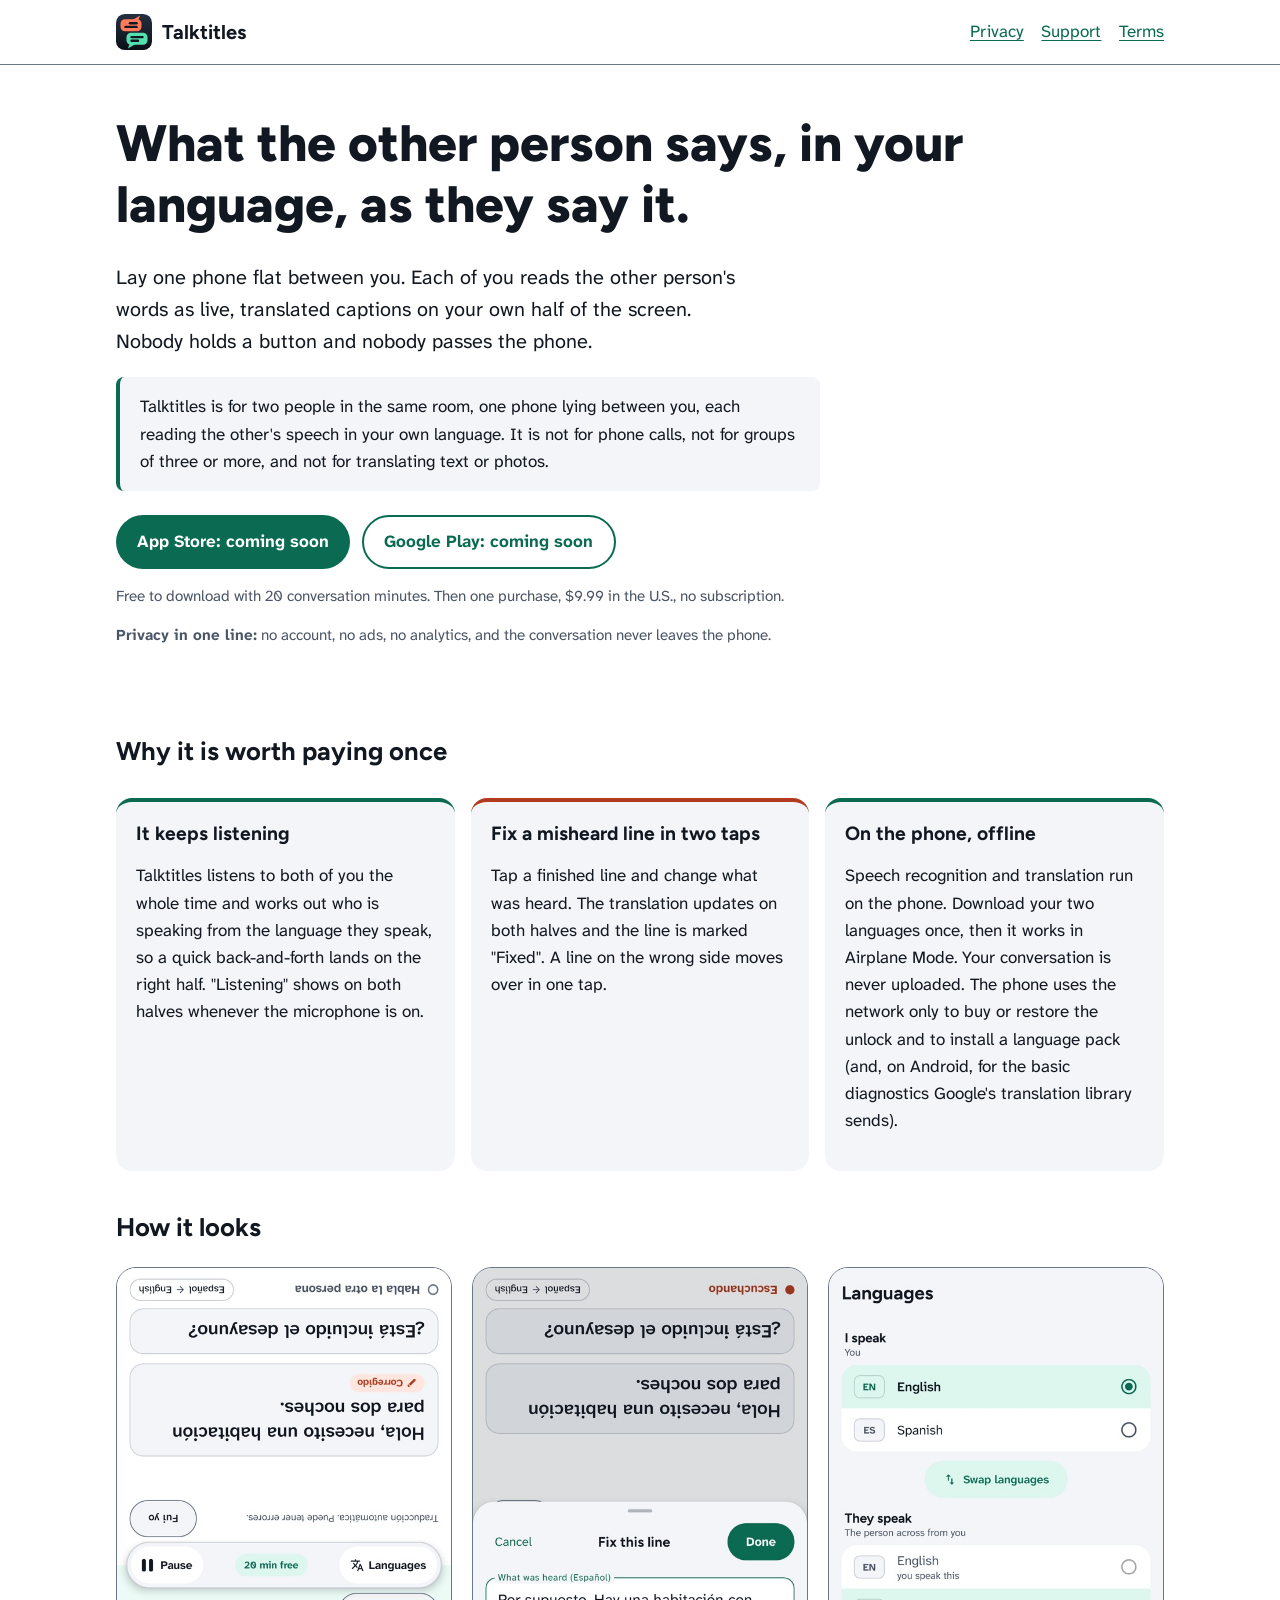
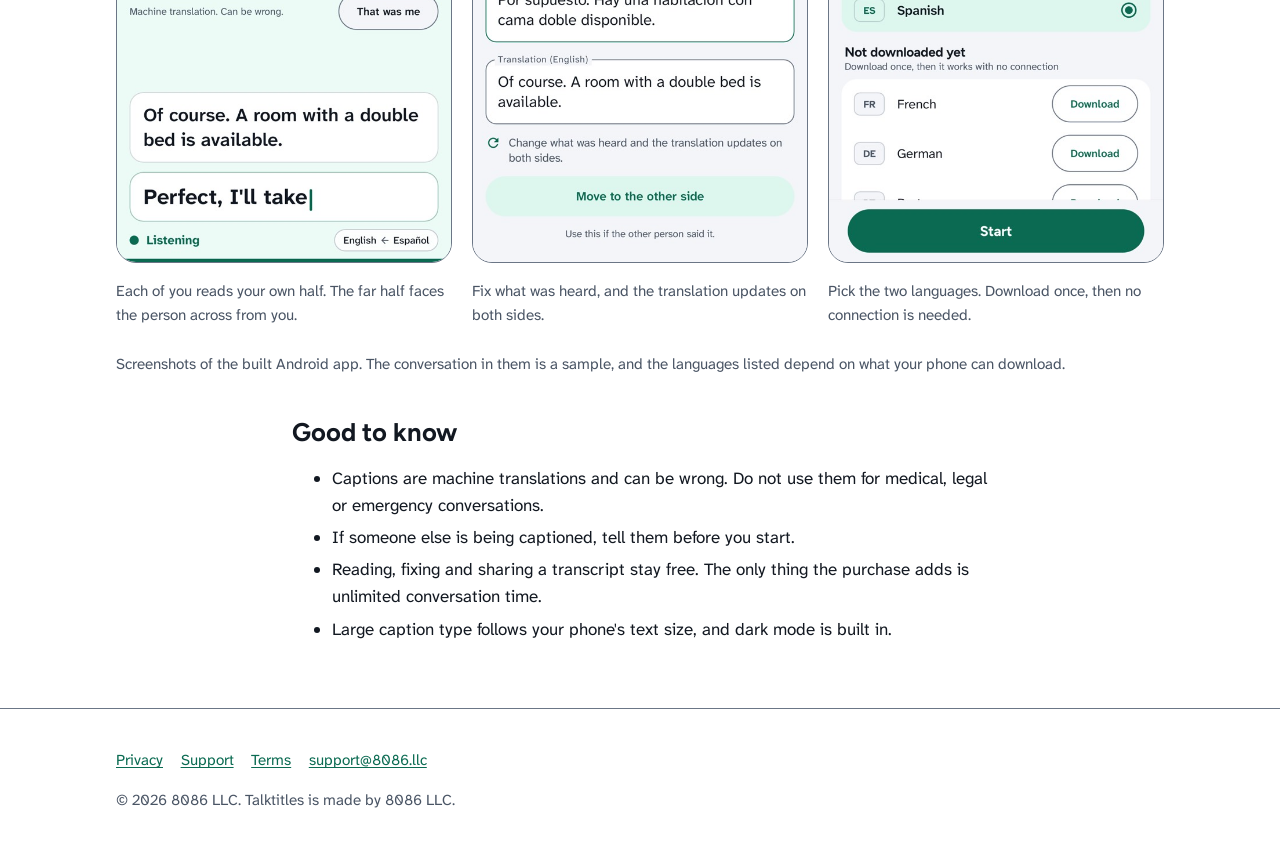
<file: index.html>
<!DOCTYPE html>
<html lang="en">
<head>
<meta charset="utf-8">
<meta name="viewport" content="width=device-width, initial-scale=1">
<title>Talktitles: live translated captions for two people, one phone</title>
<meta name="description" content="Talktitles shows each of two people the other's words as live, translated captions on their own half of one phone. No button to hold. Runs on the phone, works offline.">
<link rel="canonical" href="https://soloinc-projects.github.io/talktitles/">
<meta name="theme-color" content="#FFFFFF" media="(prefers-color-scheme: light)">
<meta name="theme-color" content="#0B1016" media="(prefers-color-scheme: dark)">
<link rel="icon" href="favicon.ico" sizes="any">
<link rel="icon" href="favicon.svg" type="image/svg+xml">
<link rel="apple-touch-icon" href="apple-touch-icon.png">
<link rel="manifest" href="site.webmanifest">
<link rel="stylesheet" href="assets/site.css">
<meta property="og:type" content="website">
<meta property="og:site_name" content="Talktitles">
<meta property="og:title" content="Talktitles: live translated captions for two people, one phone">
<meta property="og:description" content="Talktitles shows each of two people the other's words as live, translated captions on their own half of one phone. No button to hold. Runs on the phone, works offline.">
<meta property="og:url" content="https://soloinc-projects.github.io/talktitles/">
<meta property="og:image" content="https://soloinc-projects.github.io/talktitles/og-image.png">
<meta property="og:image:width" content="1200">
<meta property="og:image:height" content="630">
<meta property="og:image:alt" content="The Talktitles icon, a mint speech bubble and a coral one turned upside down on a dark tile, beside the name Talktitles.">
<meta name="twitter:card" content="summary_large_image">
<script type="application/ld+json">
{"@context":"https://schema.org","@type":"MobileApplication","name":"Talktitles","description":"Live, translated captions for two people sharing one phone face to face. Each reads the other's words on their own half of the screen. Runs on the phone, works offline once languages are downloaded.","applicationCategory":"TravelApplication","operatingSystem":"iOS 26 or later, iPadOS 26 or later, Android 8.0 or later","url":"https://soloinc-projects.github.io/talktitles/","image":"https://soloinc-projects.github.io/talktitles/og-image.png","offers":{"@type":"Offer","price":"0","priceCurrency":"USD","description":"Free download with 20 conversation minutes; one $9.99 in-app purchase unlocks unlimited conversation time."},"publisher":{"@type":"Organization","name":"8086 LLC","email":"support@8086.llc"}}
</script>
</head>
<body>
<a class="skip-link" href="#main">Skip to the content</a>
<header class="site-header"><div class="wrap">
<a class="brand" href="./" aria-label="Talktitles, home"><svg viewBox="0 0 24 24" aria-hidden="true" focusable="false"><defs><linearGradient id="t" x1="0" y1="0" x2="0" y2="1"><stop offset="0" stop-color="#243041"/><stop offset="1" stop-color="#0B1016"/></linearGradient></defs><rect width="24" height="24" fill="url(#t)"/><rect x="3" y="3.5" width="14" height="8" rx="3" fill="#FF7A59"/><polygon points="15,4 11,4 16,1" fill="#FF7A59"/><rect x="5.5" y="7.8" width="9" height="1.6" rx="0.8" fill="#121821"/><rect x="8.5" y="5.4" width="6" height="1.6" rx="0.8" fill="#121821"/><rect x="7" y="12.5" width="14" height="8" rx="3" fill="#54E0B0"/><polygon points="9,20 13,20 8,23" fill="#54E0B0"/><rect x="9.5" y="14.6" width="9" height="1.6" rx="0.8" fill="#121821"/><rect x="9.5" y="17" width="6" height="1.6" rx="0.8" fill="#121821"/></svg><span>Talktitles</span></a>
<nav aria-label="Site"><ul><li><a href="privacy/">Privacy</a></li><li><a href="support/">Support</a></li><li><a href="terms/">Terms</a></li></ul></nav>
</div></header>
<main id="main">
<section class="hero"><div class="wrap">
<h1>What the other person says, in your language, as they say it.</h1>
<p class="lede">Lay one phone flat between you. Each of you reads the other person's words as live, translated captions on your own half of the screen. Nobody holds a button and nobody passes the phone.</p>
<p class="who">Talktitles is for two people in the same room, one phone lying between you, each reading the other's speech in your own language. It is not for phone calls, not for groups of three or more, and not for translating text or photos.</p>
<div class="ctas" id="get">
<span class="button" role="note">App Store: coming soon</span>
<span class="button secondary" role="note">Google Play: coming soon</span>
</div>
<p class="note">Free to download with 20 conversation minutes. Then one purchase, $9.99 in the U.S., no subscription.</p>
<p class="note"><strong>Privacy in one line:</strong> no account, no ads, no analytics, and the conversation never leaves the phone.</p>
</div></section>
<section><div class="wrap">
<h2>Why it is worth paying once</h2>
<ul class="proofs">
<li><h3>It keeps listening</h3><p>Talktitles listens to both of you the whole time and works out who is speaking from the language they speak, so a quick back-and-forth lands on the right half. "Listening" shows on both halves whenever the microphone is on.</p></li>
<li><h3>Fix a misheard line in two taps</h3><p>Tap a finished line and change what was heard. The translation updates on both halves and the line is marked "Fixed". A line on the wrong side moves over in one tap.</p></li>
<li><h3>On the phone, offline</h3><p>Speech recognition and translation run on the phone. Download your two languages once, then it works in Airplane Mode. Your conversation is never uploaded. The phone uses the network only to buy or restore the unlock and to install a language pack (and, on Android, for the basic diagnostics Google's translation library sends).</p></li>
</ul>
</div></section>
<section><div class="wrap">
<h2>How it looks</h2>
<div class="shots">
<figure><img src="img/conversation.jpg" width="576" height="1024" alt="The built Android app in a conversation: the far half, turned to face the far reader, and the near half each show the other person's words as translated captions."><figcaption>Each of you reads your own half. The far half faces the person across from you.</figcaption></figure>
<figure><img src="img/fix-line.jpg" width="576" height="1024" alt="The built Android app's Fix this line sheet: what was heard, its translation, and Move to the other side."><figcaption>Fix what was heard, and the translation updates on both sides.</figcaption></figure>
<figure><img src="img/languages.jpg" width="576" height="1024" alt="The built Android app's Languages screen: I speak, They speak, and the languages this phone can download."><figcaption>Pick the two languages. Download once, then no connection is needed.</figcaption></figure>
</div>
<p class="note">Screenshots of the built Android app. The conversation in them is a sample, and the languages listed depend on what your phone can download.</p>
</div></section>
<section><div class="wrap prose">
<h2>Good to know</h2>
<ul>
<li>Captions are machine translations and can be wrong. Do not use them for medical, legal or emergency conversations.</li>
<li>If someone else is being captioned, tell them before you start.</li>
<li>Reading, fixing and sharing a transcript stay free. The only thing the purchase adds is unlimited conversation time.</li>
<li>Large caption type follows your phone's text size, and dark mode is built in.</li>
</ul>
</div></section>
</main>
<footer><div class="wrap">
<ul><li><a href="privacy/">Privacy</a></li><li><a href="support/">Support</a></li><li><a href="terms/">Terms</a></li><li><a href="mailto:support@8086.llc">support@8086.llc</a></li></ul>
<p>© 2026 8086 LLC. Talktitles is made by 8086 LLC.</p>
</div></footer>
</body>
</html>
</file>
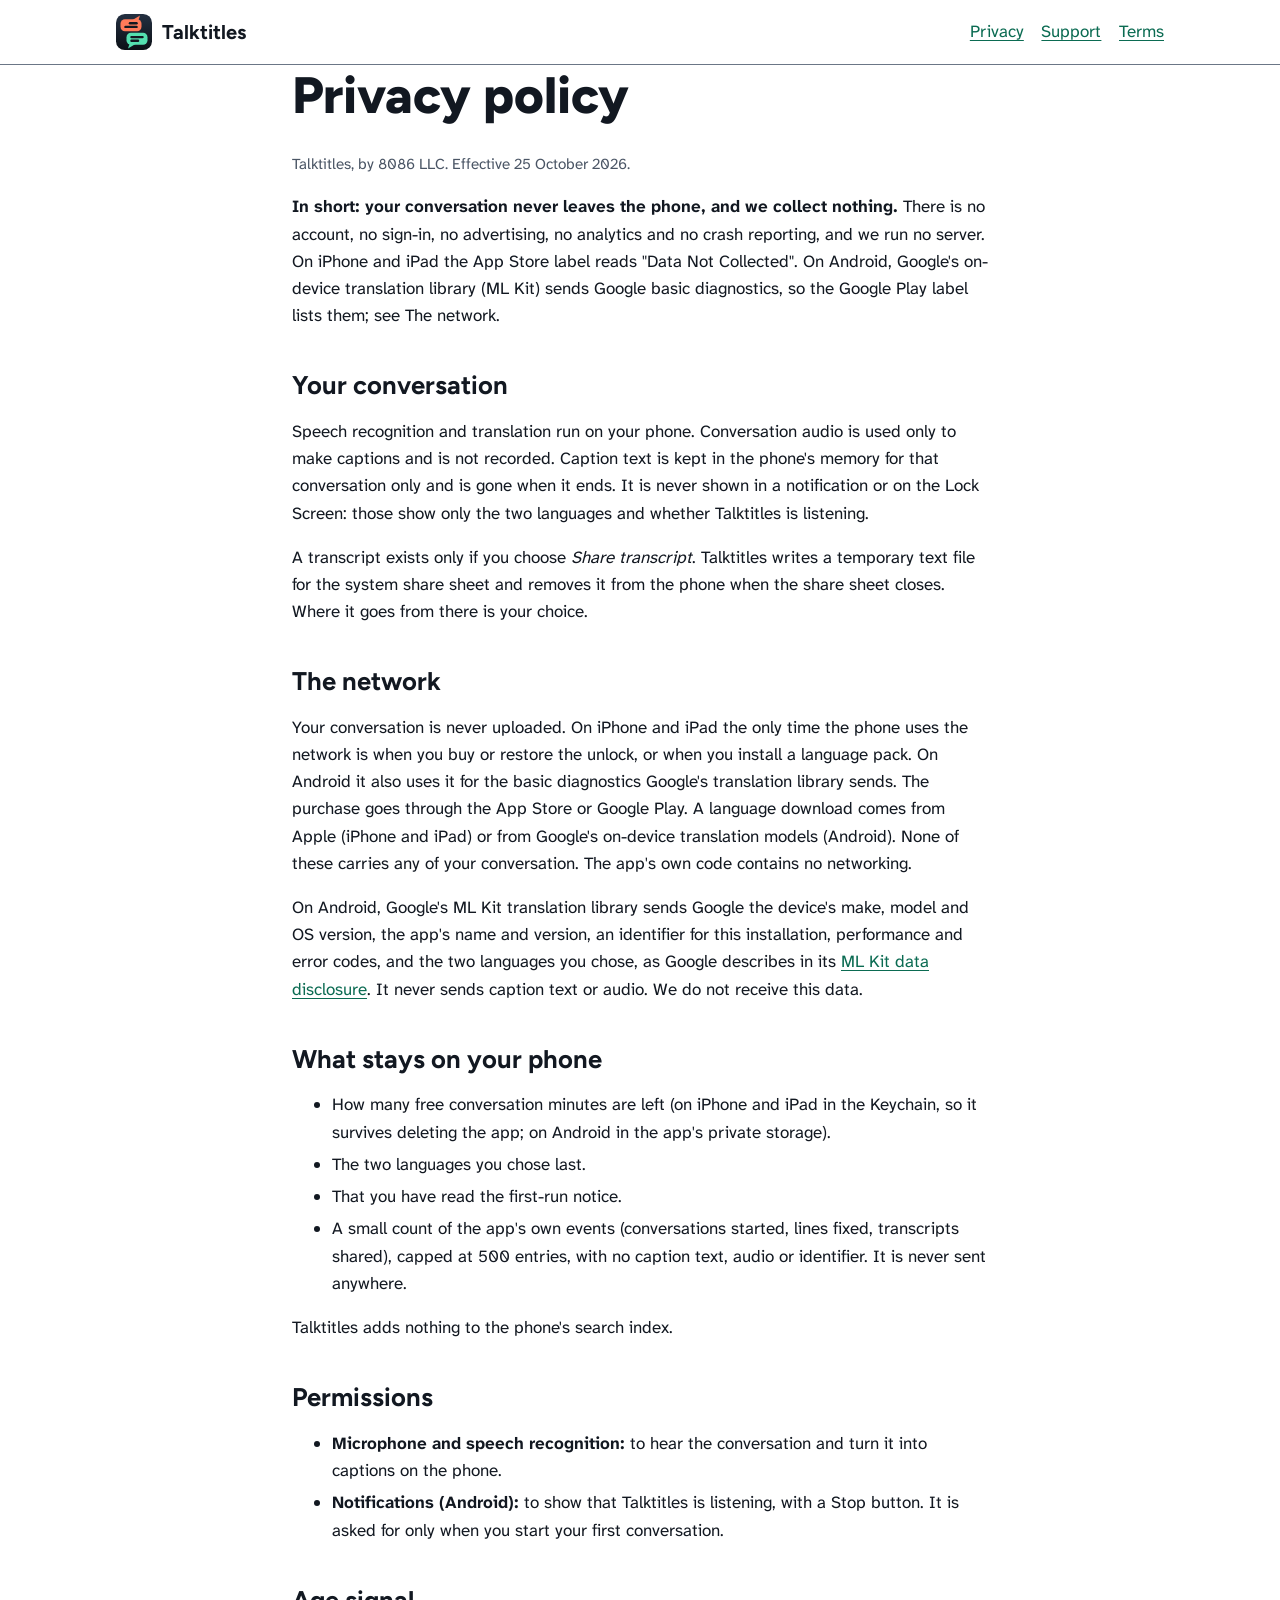
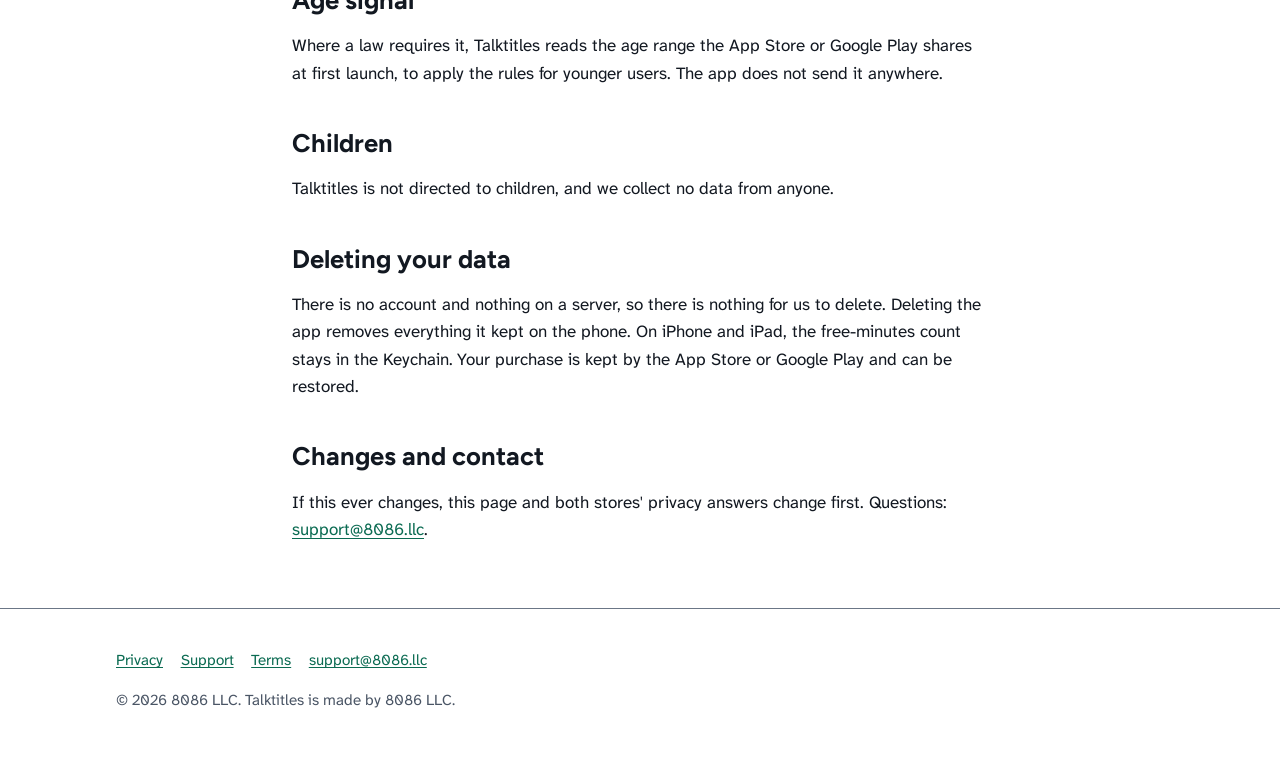
<file: privacy/index.html>
<!DOCTYPE html>
<html lang="en">
<head>
<meta charset="utf-8">
<meta name="viewport" content="width=device-width, initial-scale=1">
<title>Privacy policy – Talktitles</title>
<meta name="description" content="No account, no analytics, no ads. Your conversation is processed on the phone and never uploaded.">
<link rel="canonical" href="https://soloinc-projects.github.io/talktitles/privacy/">
<meta name="theme-color" content="#FFFFFF" media="(prefers-color-scheme: light)">
<meta name="theme-color" content="#0B1016" media="(prefers-color-scheme: dark)">
<link rel="icon" href="../favicon.ico" sizes="any">
<link rel="icon" href="../favicon.svg" type="image/svg+xml">
<link rel="apple-touch-icon" href="../apple-touch-icon.png">
<link rel="manifest" href="../site.webmanifest">
<link rel="stylesheet" href="../assets/site.css">
<meta property="og:type" content="website">
<meta property="og:site_name" content="Talktitles">
<meta property="og:title" content="Privacy policy – Talktitles">
<meta property="og:description" content="No account, no analytics, no ads. Your conversation is processed on the phone and never uploaded.">
<meta property="og:url" content="https://soloinc-projects.github.io/talktitles/privacy/">
<meta property="og:image" content="https://soloinc-projects.github.io/talktitles/og-image.png">
<meta property="og:image:width" content="1200">
<meta property="og:image:height" content="630">
<meta property="og:image:alt" content="The Talktitles icon, a mint speech bubble and a coral one turned upside down on a dark tile, beside the name Talktitles.">
<meta name="twitter:card" content="summary_large_image">
</head>
<body>
<a class="skip-link" href="#main">Skip to the content</a>
<header class="site-header"><div class="wrap">
<a class="brand" href="../" aria-label="Talktitles, home"><svg viewBox="0 0 24 24" aria-hidden="true" focusable="false"><defs><linearGradient id="t" x1="0" y1="0" x2="0" y2="1"><stop offset="0" stop-color="#243041"/><stop offset="1" stop-color="#0B1016"/></linearGradient></defs><rect width="24" height="24" fill="url(#t)"/><rect x="3" y="3.5" width="14" height="8" rx="3" fill="#FF7A59"/><polygon points="15,4 11,4 16,1" fill="#FF7A59"/><rect x="5.5" y="7.8" width="9" height="1.6" rx="0.8" fill="#121821"/><rect x="8.5" y="5.4" width="6" height="1.6" rx="0.8" fill="#121821"/><rect x="7" y="12.5" width="14" height="8" rx="3" fill="#54E0B0"/><polygon points="9,20 13,20 8,23" fill="#54E0B0"/><rect x="9.5" y="14.6" width="9" height="1.6" rx="0.8" fill="#121821"/><rect x="9.5" y="17" width="6" height="1.6" rx="0.8" fill="#121821"/></svg><span>Talktitles</span></a>
<nav aria-label="Site"><ul><li><a href="../privacy/">Privacy</a></li><li><a href="../support/">Support</a></li><li><a href="../terms/">Terms</a></li></ul></nav>
</div></header>
<main id="main">
<div class="wrap prose">
<h1>Privacy policy</h1>
<p class="note">Talktitles, by 8086 LLC. Effective 25 October 2026.</p>
<p><strong>In short: your conversation never leaves the phone, and we collect nothing.</strong> There is no account, no sign-in, no advertising, no analytics and no crash reporting, and we run no server. On iPhone and iPad the App Store label reads "Data Not Collected". On Android, Google's on-device translation library (ML Kit) sends Google basic diagnostics, so the Google Play label lists them; see The network.</p>
<h2>Your conversation</h2>
<p>Speech recognition and translation run on your phone. Conversation audio is used only to make captions and is not recorded. Caption text is kept in the phone's memory for that conversation only and is gone when it ends. It is never shown in a notification or on the Lock Screen: those show only the two languages and whether Talktitles is listening.</p>
<p>A transcript exists only if you choose <em>Share transcript</em>. Talktitles writes a temporary text file for the system share sheet and removes it from the phone when the share sheet closes. Where it goes from there is your choice.</p>
<h2>The network</h2>
<p>Your conversation is never uploaded. On iPhone and iPad the only time the phone uses the network is when you buy or restore the unlock, or when you install a language pack. On Android it also uses it for the basic diagnostics Google's translation library sends. The purchase goes through the App Store or Google Play. A language download comes from Apple (iPhone and iPad) or from Google's on-device translation models (Android). None of these carries any of your conversation. The app's own code contains no networking.</p>
<p>On Android, Google's ML Kit translation library sends Google the device's make, model and OS version, the app's name and version, an identifier for this installation, performance and error codes, and the two languages you chose, as Google describes in its <a href="https://developers.google.com/ml-kit/android-data-disclosure">ML Kit data disclosure</a>. It never sends caption text or audio. We do not receive this data.</p>
<h2>What stays on your phone</h2>
<ul>
<li>How many free conversation minutes are left (on iPhone and iPad in the Keychain, so it survives deleting the app; on Android in the app's private storage).</li>
<li>The two languages you chose last.</li>
<li>That you have read the first-run notice.</li>
<li>A small count of the app's own events (conversations started, lines fixed, transcripts shared), capped at 500 entries, with no caption text, audio or identifier. It is never sent anywhere.</li>
</ul>
<p>Talktitles adds nothing to the phone's search index.</p>
<h2>Permissions</h2>
<ul>
<li><strong>Microphone and speech recognition:</strong> to hear the conversation and turn it into captions on the phone.</li>
<li><strong>Notifications (Android):</strong> to show that Talktitles is listening, with a Stop button. It is asked for only when you start your first conversation.</li>
</ul>
<h2>Age signal</h2>
<p>Where a law requires it, Talktitles reads the age range the App Store or Google Play shares at first launch, to apply the rules for younger users. The app does not send it anywhere.</p>
<h2>Children</h2>
<p>Talktitles is not directed to children, and we collect no data from anyone.</p>
<h2>Deleting your data</h2>
<p>There is no account and nothing on a server, so there is nothing for us to delete. Deleting the app removes everything it kept on the phone. On iPhone and iPad, the free-minutes count stays in the Keychain. Your purchase is kept by the App Store or Google Play and can be restored.</p>
<h2>Changes and contact</h2>
<p>If this ever changes, this page and both stores' privacy answers change first. Questions: <a href="mailto:support@8086.llc">support@8086.llc</a>.</p>
</div>
</main>
<footer><div class="wrap">
<ul><li><a href="../privacy/">Privacy</a></li><li><a href="../support/">Support</a></li><li><a href="../terms/">Terms</a></li><li><a href="mailto:support@8086.llc">support@8086.llc</a></li></ul>
<p>© 2026 8086 LLC. Talktitles is made by 8086 LLC.</p>
</div></footer>
</body>
</html>
</file>
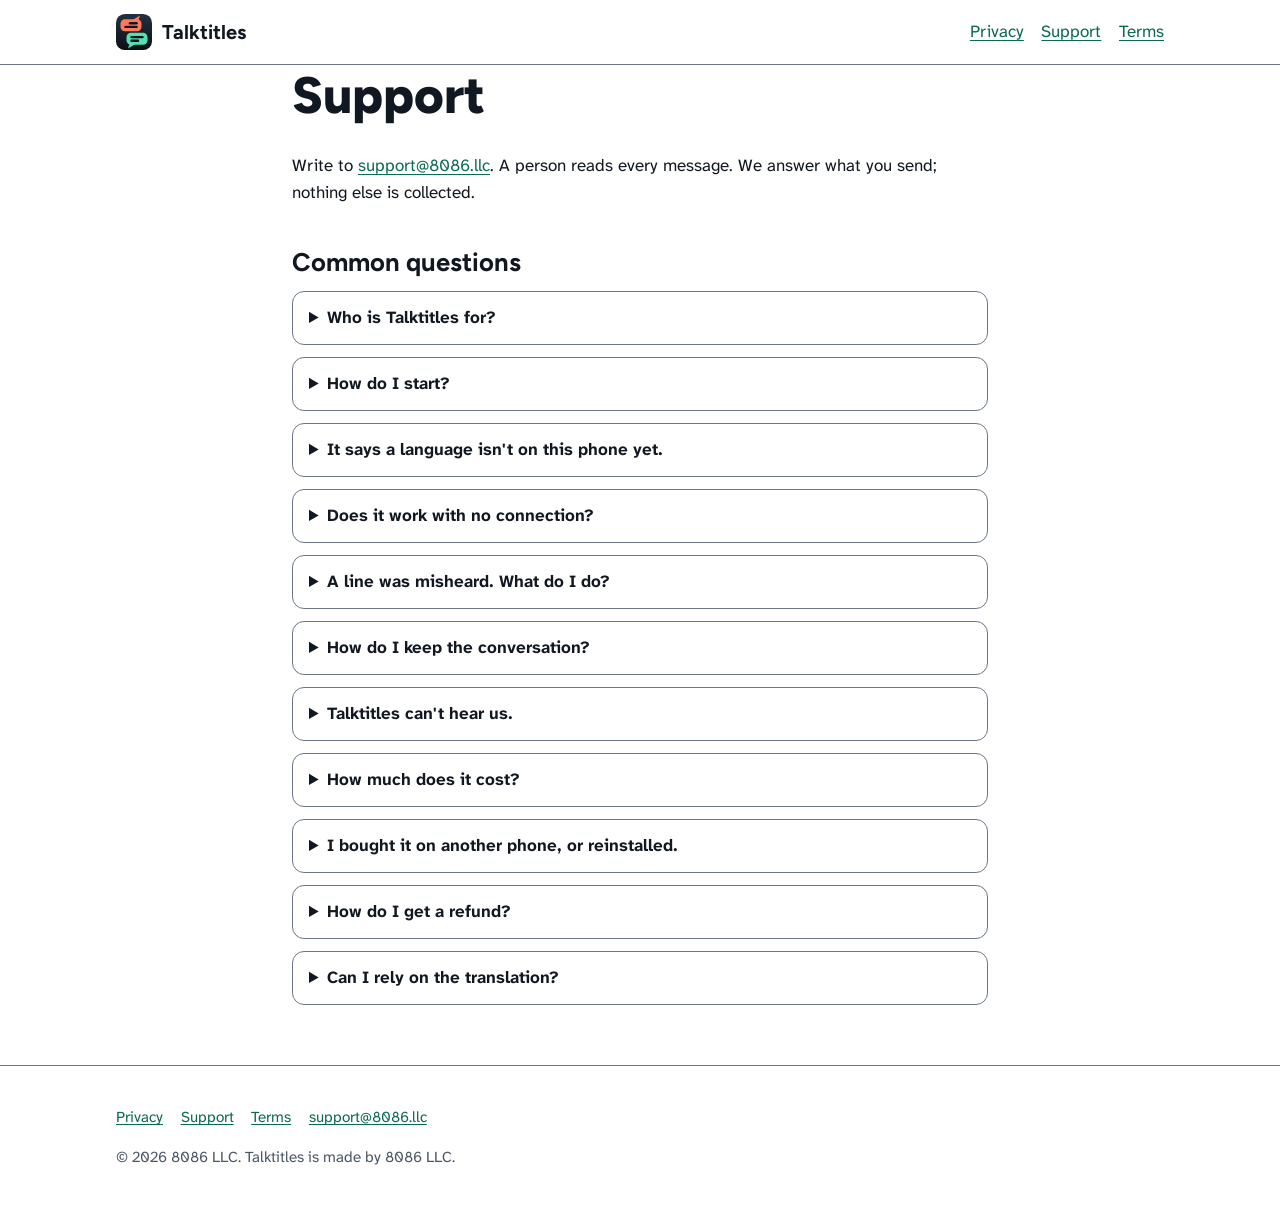
<file: support/index.html>
<!DOCTYPE html>
<html lang="en">
<head>
<meta charset="utf-8">
<meta name="viewport" content="width=device-width, initial-scale=1">
<title>Support – Talktitles</title>
<meta name="description" content="Help with Talktitles: starting a conversation, downloading languages, fixing a line, sharing a transcript, restoring a purchase.">
<link rel="canonical" href="https://soloinc-projects.github.io/talktitles/support/">
<meta name="theme-color" content="#FFFFFF" media="(prefers-color-scheme: light)">
<meta name="theme-color" content="#0B1016" media="(prefers-color-scheme: dark)">
<link rel="icon" href="../favicon.ico" sizes="any">
<link rel="icon" href="../favicon.svg" type="image/svg+xml">
<link rel="apple-touch-icon" href="../apple-touch-icon.png">
<link rel="manifest" href="../site.webmanifest">
<link rel="stylesheet" href="../assets/site.css">
<meta property="og:type" content="website">
<meta property="og:site_name" content="Talktitles">
<meta property="og:title" content="Support – Talktitles">
<meta property="og:description" content="Help with Talktitles: starting a conversation, downloading languages, fixing a line, sharing a transcript, restoring a purchase.">
<meta property="og:url" content="https://soloinc-projects.github.io/talktitles/support/">
<meta property="og:image" content="https://soloinc-projects.github.io/talktitles/og-image.png">
<meta property="og:image:width" content="1200">
<meta property="og:image:height" content="630">
<meta property="og:image:alt" content="The Talktitles icon, a mint speech bubble and a coral one turned upside down on a dark tile, beside the name Talktitles.">
<meta name="twitter:card" content="summary_large_image">
</head>
<body>
<a class="skip-link" href="#main">Skip to the content</a>
<header class="site-header"><div class="wrap">
<a class="brand" href="../" aria-label="Talktitles, home"><svg viewBox="0 0 24 24" aria-hidden="true" focusable="false"><defs><linearGradient id="t" x1="0" y1="0" x2="0" y2="1"><stop offset="0" stop-color="#243041"/><stop offset="1" stop-color="#0B1016"/></linearGradient></defs><rect width="24" height="24" fill="url(#t)"/><rect x="3" y="3.5" width="14" height="8" rx="3" fill="#FF7A59"/><polygon points="15,4 11,4 16,1" fill="#FF7A59"/><rect x="5.5" y="7.8" width="9" height="1.6" rx="0.8" fill="#121821"/><rect x="8.5" y="5.4" width="6" height="1.6" rx="0.8" fill="#121821"/><rect x="7" y="12.5" width="14" height="8" rx="3" fill="#54E0B0"/><polygon points="9,20 13,20 8,23" fill="#54E0B0"/><rect x="9.5" y="14.6" width="9" height="1.6" rx="0.8" fill="#121821"/><rect x="9.5" y="17" width="6" height="1.6" rx="0.8" fill="#121821"/></svg><span>Talktitles</span></a>
<nav aria-label="Site"><ul><li><a href="../privacy/">Privacy</a></li><li><a href="../support/">Support</a></li><li><a href="../terms/">Terms</a></li></ul></nav>
</div></header>
<main id="main">
<div class="wrap prose">
<h1>Support</h1>
<p>Write to <a href="mailto:support@8086.llc">support@8086.llc</a>. A person reads every message. We answer what you send; nothing else is collected.</p>
<h2>Common questions</h2>
<details><summary>Who is Talktitles for?</summary><p>Talktitles is for two people in the same room, one phone lying between you, each reading the other's speech in your own language. It is not for phone calls, not for groups of three or more, and not for translating text or photos.</p></details>
<details><summary>How do I start?</summary><p>Choose the language you speak and the language the other person speaks, then tap Start. Lay the phone flat between you. The half nearer the other person is turned to face them.</p></details>
<details><summary>It says a language isn't on this phone yet.</summary><p>Talktitles translates on the phone, so it needs each language downloaded once. Tap Download while you have Wi-Fi or mobile data. After that, it works with no connection.</p></details>
<details><summary>Does it work with no connection?</summary><p>Yes, once both languages are downloaded. Your conversation is never uploaded. The phone uses the network only to buy or restore the unlock and to install a language pack (and, on Android, for the basic diagnostics Google's translation library sends).</p></details>
<details><summary>A line was misheard. What do I do?</summary><p>Tap the finished line and change what was heard. The translation updates on both halves and the line is marked "Fixed". If the line landed on the wrong side, tap "Move to the other side", or tap "That was me" on your half.</p></details>
<details><summary>How do I keep the conversation?</summary><p>Tap Pause, then Share transcript. You get a text file with both languages in order. Nothing is saved unless you share it.</p></details>
<details><summary>Talktitles can't hear us.</summary><p>Turn on the microphone for Talktitles in your phone's Settings, then come back. If another app takes the microphone, Talktitles pauses. Tap Resume when it is free again.</p></details>
<details><summary>How much does it cost?</summary><p>The download is free and includes 20 conversation minutes. Time counts only while Talktitles is listening. One purchase, $9.99 in the U.S. (the store shows your local price), unlocks unlimited conversation time. There is no subscription. Reading, fixing and sharing transcripts stay free.</p></details>
<details><summary>I bought it on another phone, or reinstalled.</summary><p>Tap Restore purchase on the unlock screen or in About, signed in to the same Apple Account or Google account. On Android, deleting the app also resets the free minutes. The purchase is restored from Google Play.</p></details>
<details><summary>How do I get a refund?</summary><p>Purchases go through the store. App Store: <a href="https://support.apple.com/en-us/118223">Request a refund for apps or content</a>. Google Play: <a href="https://support.google.com/googleplay/answer/2479637">Refunds on Google Play</a>.</p></details>
<details><summary>Can I rely on the translation?</summary><p>Captions are machine translations and can be wrong. Do not use them for medical, legal or emergency conversations.</p></details>
</div>
</main>
<footer><div class="wrap">
<ul><li><a href="../privacy/">Privacy</a></li><li><a href="../support/">Support</a></li><li><a href="../terms/">Terms</a></li><li><a href="mailto:support@8086.llc">support@8086.llc</a></li></ul>
<p>© 2026 8086 LLC. Talktitles is made by 8086 LLC.</p>
</div></footer>
</body>
</html>
</file>
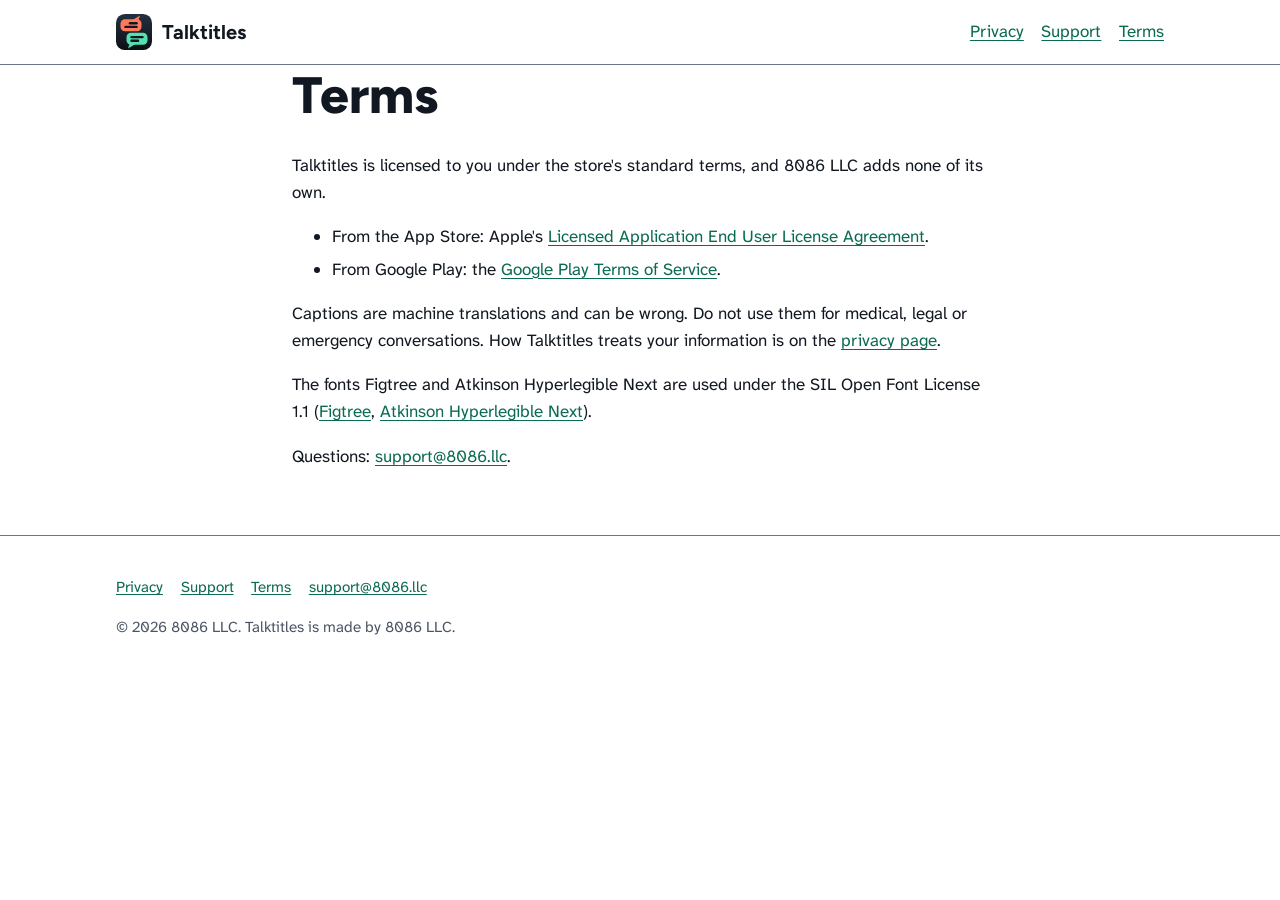
<file: terms/index.html>
<!DOCTYPE html>
<html lang="en">
<head>
<meta charset="utf-8">
<meta name="viewport" content="width=device-width, initial-scale=1">
<title>Terms – Talktitles</title>
<meta name="description" content="Talktitles is licensed under the App Store's or Google Play's standard terms.">
<link rel="canonical" href="https://soloinc-projects.github.io/talktitles/terms/">
<meta name="theme-color" content="#FFFFFF" media="(prefers-color-scheme: light)">
<meta name="theme-color" content="#0B1016" media="(prefers-color-scheme: dark)">
<link rel="icon" href="../favicon.ico" sizes="any">
<link rel="icon" href="../favicon.svg" type="image/svg+xml">
<link rel="apple-touch-icon" href="../apple-touch-icon.png">
<link rel="manifest" href="../site.webmanifest">
<link rel="stylesheet" href="../assets/site.css">
<meta property="og:type" content="website">
<meta property="og:site_name" content="Talktitles">
<meta property="og:title" content="Terms – Talktitles">
<meta property="og:description" content="Talktitles is licensed under the App Store's or Google Play's standard terms.">
<meta property="og:url" content="https://soloinc-projects.github.io/talktitles/terms/">
<meta property="og:image" content="https://soloinc-projects.github.io/talktitles/og-image.png">
<meta property="og:image:width" content="1200">
<meta property="og:image:height" content="630">
<meta property="og:image:alt" content="The Talktitles icon, a mint speech bubble and a coral one turned upside down on a dark tile, beside the name Talktitles.">
<meta name="twitter:card" content="summary_large_image">
</head>
<body>
<a class="skip-link" href="#main">Skip to the content</a>
<header class="site-header"><div class="wrap">
<a class="brand" href="../" aria-label="Talktitles, home"><svg viewBox="0 0 24 24" aria-hidden="true" focusable="false"><defs><linearGradient id="t" x1="0" y1="0" x2="0" y2="1"><stop offset="0" stop-color="#243041"/><stop offset="1" stop-color="#0B1016"/></linearGradient></defs><rect width="24" height="24" fill="url(#t)"/><rect x="3" y="3.5" width="14" height="8" rx="3" fill="#FF7A59"/><polygon points="15,4 11,4 16,1" fill="#FF7A59"/><rect x="5.5" y="7.8" width="9" height="1.6" rx="0.8" fill="#121821"/><rect x="8.5" y="5.4" width="6" height="1.6" rx="0.8" fill="#121821"/><rect x="7" y="12.5" width="14" height="8" rx="3" fill="#54E0B0"/><polygon points="9,20 13,20 8,23" fill="#54E0B0"/><rect x="9.5" y="14.6" width="9" height="1.6" rx="0.8" fill="#121821"/><rect x="9.5" y="17" width="6" height="1.6" rx="0.8" fill="#121821"/></svg><span>Talktitles</span></a>
<nav aria-label="Site"><ul><li><a href="../privacy/">Privacy</a></li><li><a href="../support/">Support</a></li><li><a href="../terms/">Terms</a></li></ul></nav>
</div></header>
<main id="main">
<div class="wrap prose">
<h1>Terms</h1>
<p>Talktitles is licensed to you under the store's standard terms, and 8086 LLC adds none of its own.</p>
<ul>
<li>From the App Store: Apple's <a href="https://www.apple.com/legal/internet-services/itunes/dev/stdeula/">Licensed Application End User License Agreement</a>.</li>
<li>From Google Play: the <a href="https://play.google.com/about/play-terms/">Google Play Terms of Service</a>.</li>
</ul>
<p>Captions are machine translations and can be wrong. Do not use them for medical, legal or emergency conversations. How Talktitles treats your information is on the <a href="../privacy/">privacy page</a>.</p>
<p>The fonts Figtree and Atkinson Hyperlegible Next are used under the SIL Open Font License 1.1 (<a href="../fonts/OFL-figtree.txt">Figtree</a>, <a href="../fonts/OFL-atkinson.txt">Atkinson Hyperlegible Next</a>).</p>
<p>Questions: <a href="mailto:support@8086.llc">support@8086.llc</a>.</p>
</div>
</main>
<footer><div class="wrap">
<ul><li><a href="../privacy/">Privacy</a></li><li><a href="../support/">Support</a></li><li><a href="../terms/">Terms</a></li><li><a href="mailto:support@8086.llc">support@8086.llc</a></li></ul>
<p>© 2026 8086 LLC. Talktitles is made by 8086 LLC.</p>
</div></footer>
</body>
</html>
</file>
<file: assets/site.css>
/* Talktitles site — tokens.json values (color.semantic.light / dark), Figtree + Atkinson Hyperlegible Next (SIL OFL 1.1) */
@font-face{font-family:"Figtree";src:url("../fonts/Figtree-ExtraBold.ttf") format("truetype");font-weight:800;font-display:swap}
@font-face{font-family:"Figtree";src:url("../fonts/Figtree-Bold.ttf") format("truetype");font-weight:700;font-display:swap}
@font-face{font-family:"Atkinson Hyperlegible Next";src:url("../fonts/AtkinsonHyperlegibleNext-Regular.ttf") format("truetype");font-weight:400;font-display:swap}
@font-face{font-family:"Atkinson Hyperlegible Next";src:url("../fonts/AtkinsonHyperlegibleNext-Bold.ttf") format("truetype");font-weight:700;font-display:swap}
:root{--surface:#FFFFFF;--raised:#F3F5F8;--text:#121821;--muted:#4A5565;--primary:#0B6B52;--on-primary:#FFFFFF;--near:#0B6B52;--far:#B23A1E;--near-bg:#DDF7EE;--far-bg:#FFE6DE;--border:#6B7686;--focus:#0B6B52;color-scheme:light dark}
@media (prefers-color-scheme:dark){:root{--surface:#0B1016;--raised:#1A2330;--text:#F2F5F8;--muted:#A7B2C0;--primary:#54E0B0;--on-primary:#0B1016;--near:#54E0B0;--far:#FF7A59;--near-bg:#0E3B30;--far-bg:#4A1D12;--border:#7F8A9A;--focus:#54E0B0}}
*{box-sizing:border-box}
html{-webkit-text-size-adjust:100%}
body{margin:0;background:var(--surface);color:var(--text);font:1.0625rem/1.6 "Atkinson Hyperlegible Next",system-ui,sans-serif}
h1,h2,h3{font-family:"Figtree",system-ui,sans-serif;line-height:1.2;margin:0 0 .5em}
h1{font-size:clamp(2rem,6vw,3.2rem);font-weight:800}
h2{font-size:1.6rem;font-weight:700;margin-top:1.6em}
h3{font-size:1.2rem;font-weight:700}
a{color:var(--primary);text-underline-offset:.15em}
a:focus-visible,.button:focus-visible{outline:3px solid var(--focus);outline-offset:3px}
.wrap{max-width:68rem;margin:0 auto;padding:0 1.25rem}
.skip-link{position:absolute;left:-999px;top:0;background:var(--raised);color:var(--text);padding:.6rem 1rem}
.skip-link:focus{left:1rem;top:1rem;z-index:9}
.site-header{border-bottom:1px solid var(--border)}
.site-header .wrap{display:flex;align-items:center;justify-content:space-between;gap:1rem;min-height:4rem;flex-wrap:wrap}
.brand{display:flex;align-items:center;gap:.6rem;font:700 1.25rem "Figtree",system-ui;color:var(--text);text-decoration:none;min-height:44px}
.brand svg{width:2.25rem;height:2.25rem;border-radius:.55rem}
nav ul{display:flex;gap:1.1rem;list-style:none;margin:0;padding:0;flex-wrap:wrap}
nav a{display:inline-block;padding:.6rem 0;min-height:44px}
.hero{padding:3rem 0 2rem}
.lede{font-size:1.25rem;color:var(--text);max-width:40rem}
.who{background:var(--raised);border-left:4px solid var(--near);padding:1rem 1.25rem;max-width:44rem;border-radius:.5rem}
.ctas{display:flex;gap:.75rem;flex-wrap:wrap;margin:1.5rem 0 .5rem}
.button{display:inline-flex;align-items:center;min-height:48px;padding:.7rem 1.3rem;border-radius:999px;background:var(--primary);color:var(--on-primary);font-weight:700;text-decoration:none}
.button.secondary{background:transparent;color:var(--primary);border:2px solid var(--primary)}
.note{color:var(--muted);font-size:.95rem}
.proofs{display:grid;gap:1rem;grid-template-columns:1fr;margin:2rem 0;padding:0;list-style:none}
@media (min-width:48rem){.proofs{grid-template-columns:repeat(3,1fr)}}
.proofs li{background:var(--raised);border-radius:1rem;padding:1.25rem;border-top:4px solid var(--near)}
.proofs li:nth-child(2){border-top-color:var(--far)}
.shots{display:grid;gap:1.25rem;grid-template-columns:1fr;margin:1.5rem 0}
@media (min-width:48rem){.shots{grid-template-columns:repeat(3,1fr)}}
.shots figure{margin:0}
.shots img{width:100%;height:auto;border-radius:1.25rem;border:1px solid var(--border)}
.shots figcaption{font-size:.95rem;color:var(--muted);margin-top:.5rem}
.prose{max-width:46rem;padding-bottom:3rem}
.prose li{margin:.3em 0}
details{border:1px solid var(--border);border-radius:.75rem;padding:.75rem 1rem;margin:.75rem 0}
summary{cursor:pointer;font-weight:700;min-height:28px}
footer{border-top:1px solid var(--border);padding:1.5rem 0 2.5rem;color:var(--muted);font-size:.95rem}
footer ul{list-style:none;padding:0;display:flex;gap:1.1rem;flex-wrap:wrap}
@media (prefers-reduced-motion:reduce){*{scroll-behavior:auto!important;transition:none!important;animation:none!important}}
</file>
